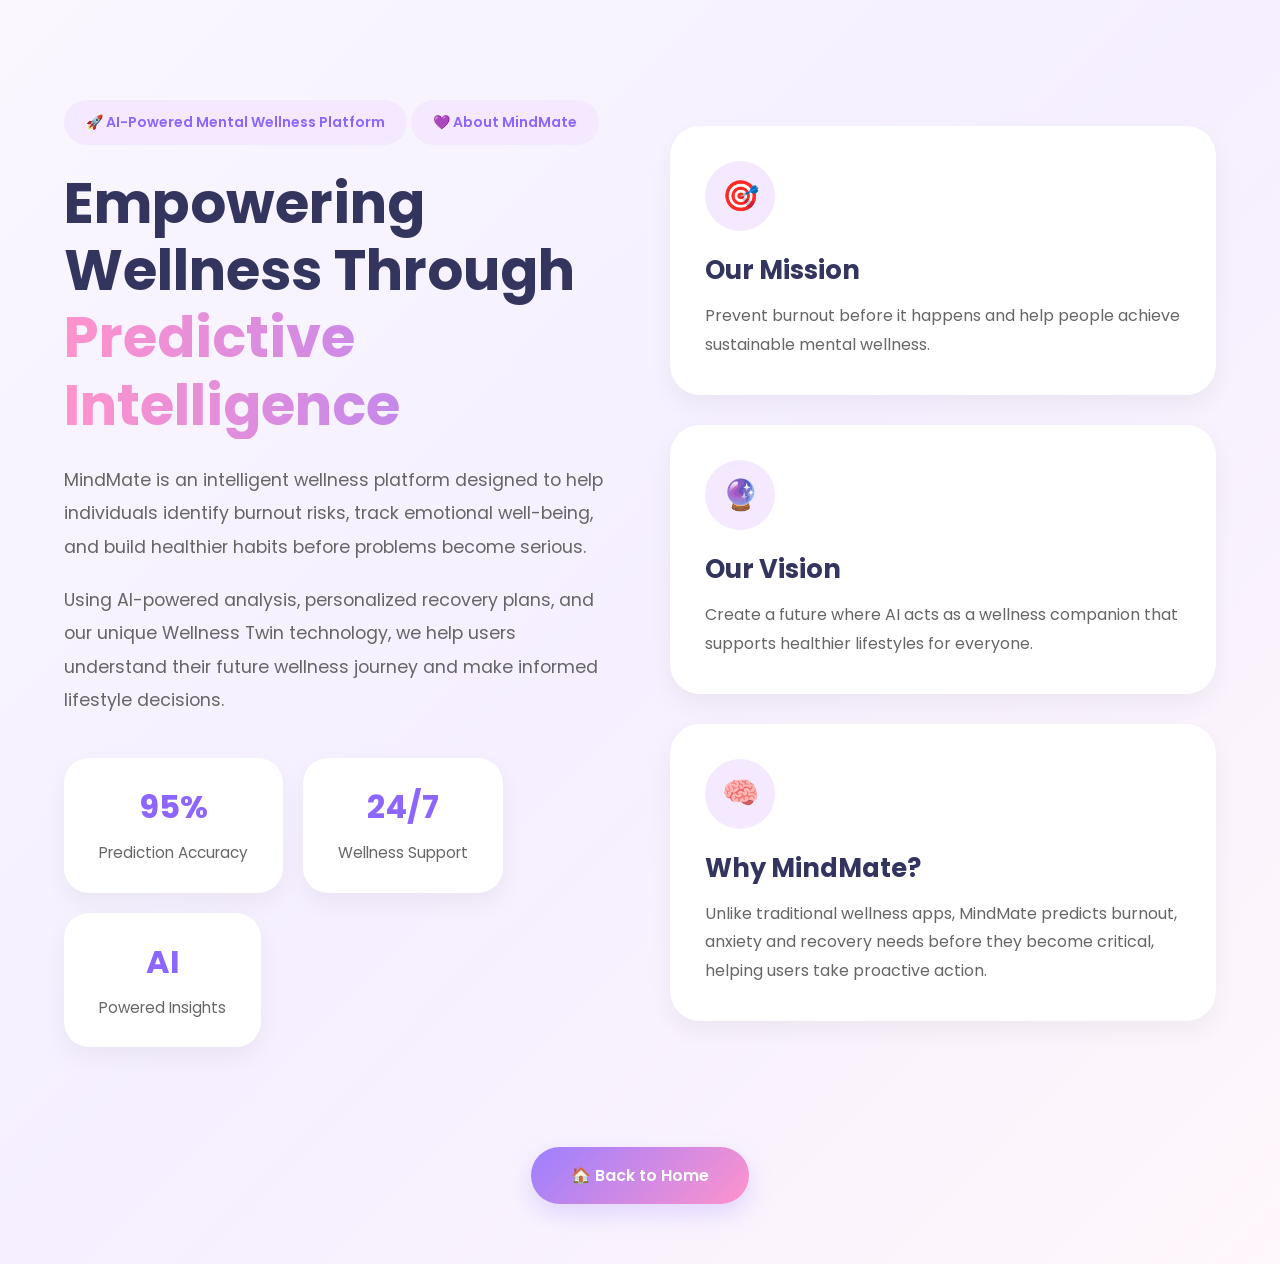
<file: pages/about.html>
<!DOCTYPE html>
<html lang="en">

<head>
    <meta charset="UTF-8">
    <meta name="viewport" content="width=device-width, initial-scale=1.0">

    <title>About Us | MindMate</title>

    <!-- Google Font -->
    <link href="https://fonts.googleapis.com/css2?family=Poppins:wght@300;400;500;600;700;800&display=swap" rel="stylesheet">

    <!-- CSS File -->
  <link rel="stylesheet" href="/css/about.css">
      <link rel="stylesheet"
      href="/css/global.css">

</head>

<body>

    <section class="about-section" id="about">

        <div class="about-container">

            <!-- LEFT SIDE -->
            <div class="about-left">

                <div class="about-badge">
                    🚀 AI-Powered Mental Wellness Platform
                </div>

                <span class="about-badge">
                    💜 About MindMate
                </span>

                <h2>
                    Empowering Wellness Through
                    <span>Predictive Intelligence</span>
                </h2>

                <p>
                    MindMate is an intelligent wellness platform designed
                    to help individuals identify burnout risks, track emotional
                    well-being, and build healthier habits before problems
                    become serious.
                </p>

                <p>
                    Using AI-powered analysis, personalized recovery plans,
                    and our unique Wellness Twin technology, we help users
                    understand their future wellness journey and make
                    informed lifestyle decisions.
                </p>

                <div class="about-stats">

                    <div class="stat-box">
                        <h3>95%</h3>
                        <p>Prediction Accuracy</p>
                    </div>

                    <div class="stat-box">
                        <h3>24/7</h3>
                        <p>Wellness Support</p>
                    </div>

                    <div class="stat-box">
                        <h3>AI</h3>
                        <p>Powered Insights</p>
                    </div>

                </div>

            </div>

            <!-- RIGHT SIDE -->
            <div class="about-right">

                <div class="mission-card">

                    <div class="icon">
                        🎯
                    </div>

                    <h3>Our Mission</h3>

                    <p>
                        Prevent burnout before it happens and help people
                        achieve sustainable mental wellness.
                    </p>

                </div>

                <div class="mission-card">

                    <div class="icon">
                        🔮
                    </div>

                    <h3>Our Vision</h3>

                    <p>
                        Create a future where AI acts as a wellness companion
                        that supports healthier lifestyles for everyone.
                    </p>

                </div>

                <div class="mission-card">

                    <div class="icon">
                        🧠
                    </div>

                    <h3>Why MindMate?</h3>

                    <p>
                        Unlike traditional wellness apps, MindMate predicts
                        burnout, anxiety and recovery needs before they become
                        critical, helping users take proactive action.
                    </p>

                </div>

            </div>

        </div>

    </section>

    <!-- Back To Home -->

    <div class="back-home">
        <a href="/welcome">🏠 Back to Home</a>
    </div>

</body>

</html>
</file>
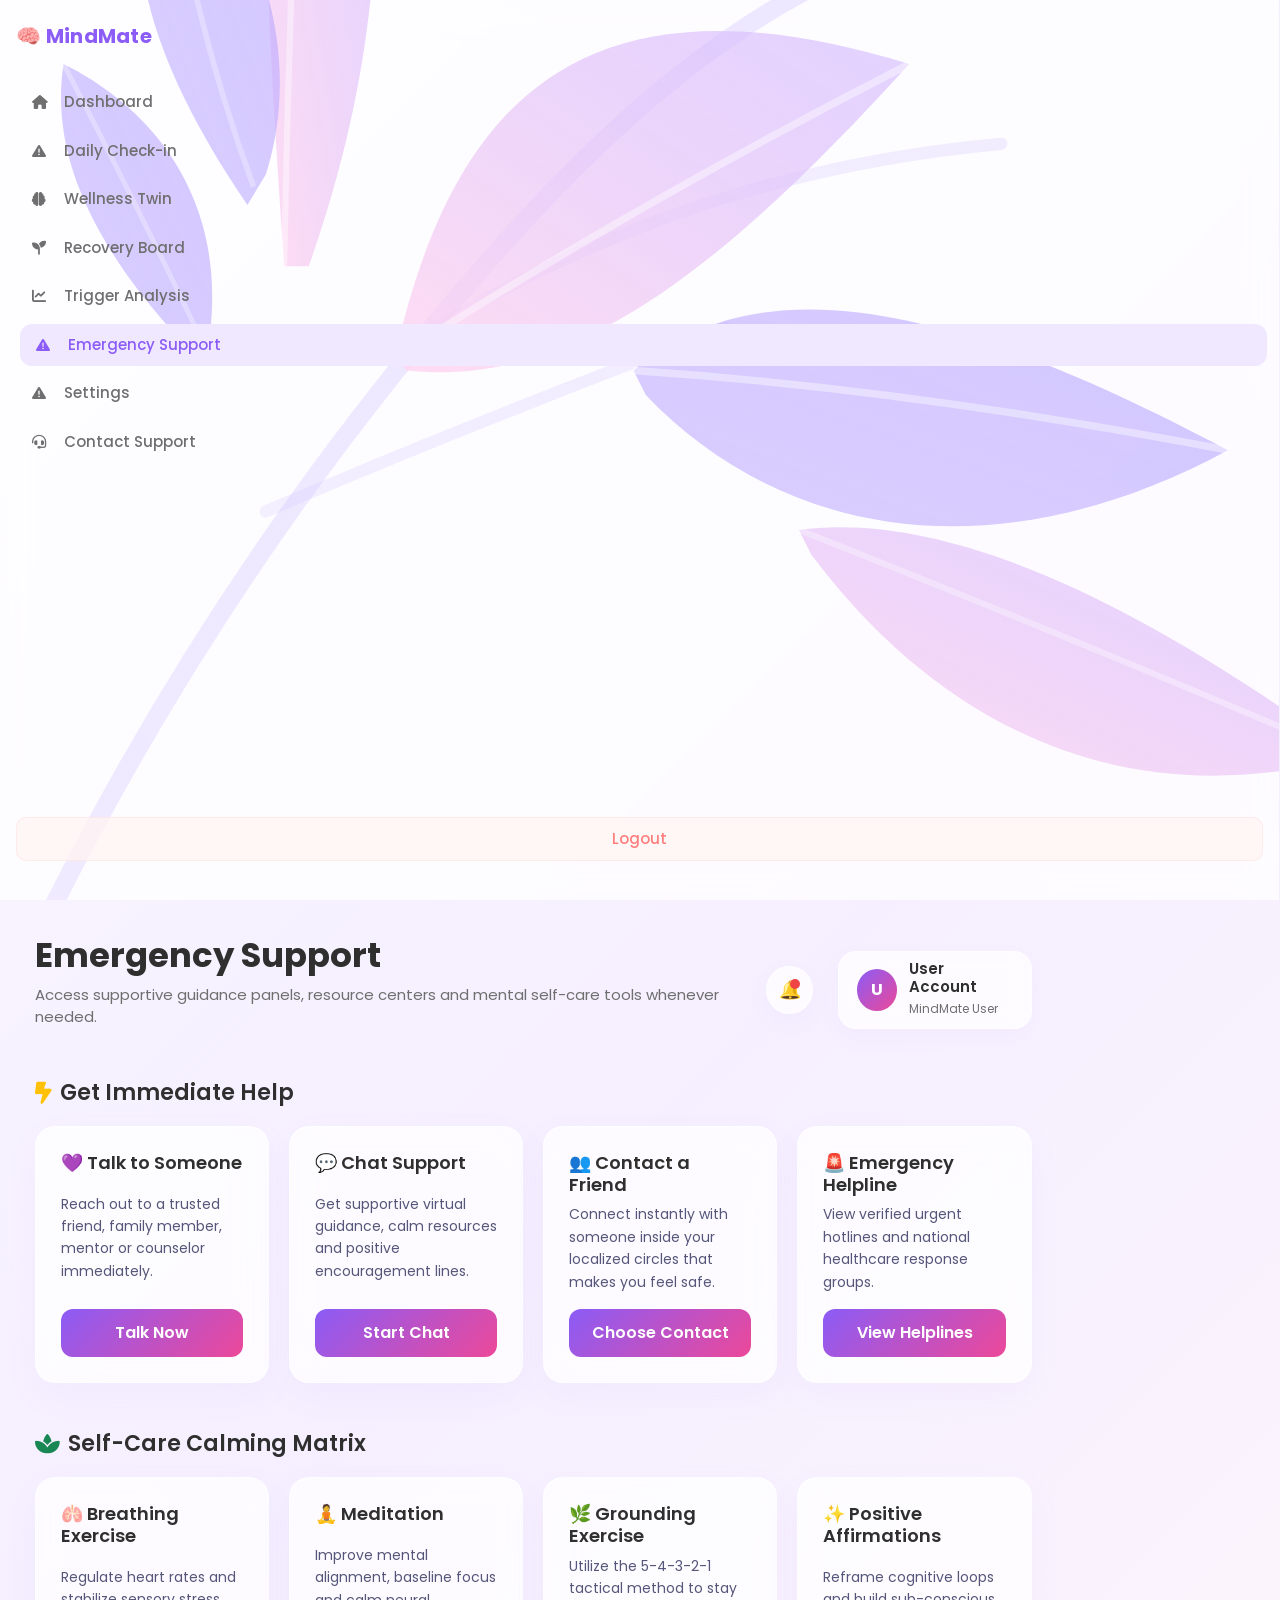
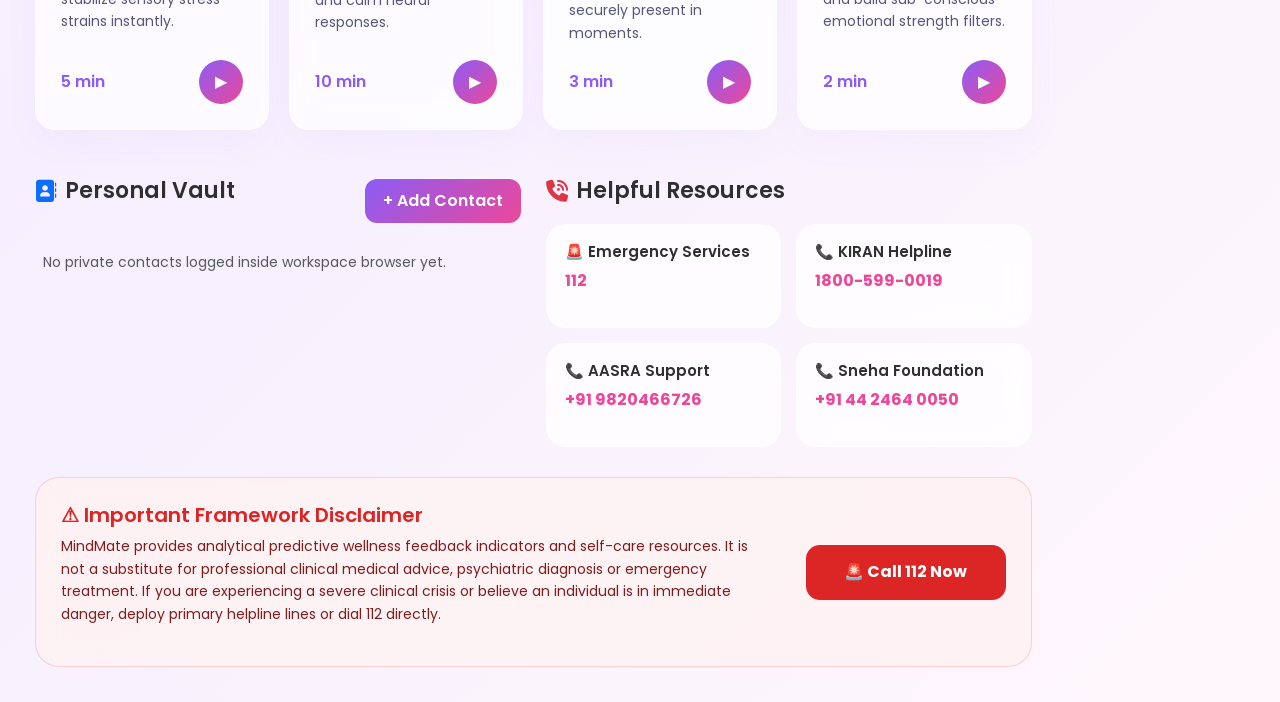
<file: pages/emergency.html>
<!DOCTYPE html>
<html lang="en">
<head>
    <meta charset="UTF-8">
    <meta name="viewport" content="width=device-width, initial-scale=1.0">
    <title>Emergency Support | MindMate</title>
    <link rel="stylesheet" href="https://cdnjs.cloudflare.com/ajax/libs/font-awesome/6.4.0/css/all.min.css">
    <link href="https://cdn.jsdelivr.net/npm/bootstrap@5.3.3/dist/css/bootstrap.min.css" rel="stylesheet">
    <link rel="stylesheet" href="/css/global.css">
    <link rel="stylesheet" href="/css/emergency.css">
</head>

<body>

<button class="menu-btn" id="menuBtn">
    <i class="fa-solid fa-bars"></i>
</button>

<div class="sidebar-overlay" id="sidebarOverlay"></div>

    <div class="container-fluid p-0 format-viewport">
        <div class="row g-0 min-vh-100">

            <div class="sidebar" id="sidebar">
                <div class="logo-section">
                    <h5>🧠 MindMate</h5>
                </div>

                <ul class="nav-menu">
                    <li onclick="window.location.href='/dashboard'">
                        <i class="fa-solid fa-house"></i> Dashboard
                    </li>
                    <li onclick="window.location.href='/questionnaire'">
                        <i class="fa-solid fa-triangle-exclamation"></i> Daily Check-in
                    </li>
                    <li onclick="window.location.href='/wellness-twin'">
                        <i class="fa-solid fa-brain"></i> Wellness Twin
                    </li>
                    <li onclick="window.location.href='/recovery-board'">
                        <i class="fa-solid fa-seedling"></i> Recovery Board
                    </li>
                    <li onclick="window.location.href='/trigger-analysis'">
                        <i class="fa-solid fa-chart-line"></i> Trigger Analysis
                    </li>
                    <li class="active" onclick="window.location.href='/emergency'">
                        <i class="fa-solid fa-triangle-exclamation"></i> Emergency Support
                    </li>
                    <li onclick="window.location.href='/profile'">
                        <i class="fa-solid fa-triangle-exclamation"></i> Settings
                    </li>
                    <li onclick="window.location.href='/help'">
                <i class="fa-solid fa-headset"></i>
                Contact Support
            </li>
                </ul>

                <button class="logout-btn" onclick="logout()">
                    Logout
                </button>

                <div class="sidebar-leaves">
                    <svg viewBox="0 0 240 240" xmlns="http://www.w3.org/2000/svg">
                        <defs>
                            <linearGradient id="botanicalGrad1" x1="0%" y1="100%" x2="100%" y2="0%">
                                <stop offset="0%" stop-color="#cfc0ff" stop-opacity="0.75" />
                                <stop offset="100%" stop-color="#b19eff" stop-opacity="0.55" />
                            </linearGradient>
                            <linearGradient id="botanicalGrad2" x1="0%" y1="100%" x2="100%" y2="0%">
                                <stop offset="0%" stop-color="#ffd4f0" stop-opacity="0.8" />
                                <stop offset="100%" stop-color="#cfb6ff" stop-opacity="0.6" />
                            </linearGradient>
                        </defs>
                        <path d="M 10 240 Q 40 180 85 130 T 170 80" stroke="url(#botanicalGrad1)" stroke-width="3" fill="none" opacity="0.4" stroke-linecap="round"/>
                        <path d="M 45 175 Q 80 160 120 145" stroke="url(#botanicalGrad1)" stroke-width="2" fill="none" opacity="0.3" stroke-linecap="round"/>
                        <path d="M 65 150 Q 110 120 165 115" stroke="url(#botanicalGrad1)" stroke-width="2" fill="none" opacity="0.3" stroke-linecap="round"/>
                        <path d="M 48 135 C 45 90, 42 50, 52 28 C 65 50, 68 90, 52 135 Z" fill="url(#botanicalGrad2)" />
                        <path d="M 48 135 Q 49 80 52 28" stroke="rgba(255,255,255,0.4)" stroke-width="1" fill="none" />
                        <path d="M 32 148 C 15 130, 10 115, 12 102 C 28 110, 38 125, 36 145 Z" fill="url(#botanicalGrad1)" />
                        <path d="M 34 146 Q 24 125 12 102" stroke="rgba(255,255,255,0.3)" stroke-width="0.8" fill="none" />
                        <path d="M 42 125 C 25 100, 20 80, 28 62 C 42 75, 52 98, 45 120 Z" fill="url(#botanicalGrad1)" />
                        <path d="M 43 122 Q 33 95 28 62" stroke="rgba(255,255,255,0.3)" stroke-width="0.9" fill="none" />
                        <path d="M 66 150 C 75 110, 95 85, 150 102 C 120 135, 95 155, 68 152 Z" fill="url(#botanicalGrad2)" />
                        <path d="M 66 150 Q 105 125 150 102" stroke="rgba(255,255,255,0.4)" stroke-width="1.2" fill="none" />
                        <path d="M 105 152 C 125 135, 155 140, 202 165 C 165 185, 130 180, 107 156 Z" fill="url(#botanicalGrad1)" />
                        <path d="M 105 152 Q 150 155 202 165" stroke="rgba(255,255,255,0.4)" stroke-width="1.2" fill="none" />
                        <path d="M 132 178 C 155 175, 185 188, 222 215 C 185 225, 155 210, 134 182 Z" fill="url(#botanicalGrad2)" />
                        <path d="M 132 178 Q 175 195 222 215" stroke="rgba(255,255,255,0.3)" stroke-width="1" fill="none" />
                    </svg>
                </div>
            </div>

            <div class="col-lg-10 raw-panel">
                <main class="main-content">

                    <div class="header">
                        <div>
                            <h1>Emergency Support</h1>
                            <p>Access supportive guidance panels, resource centers and mental self-care tools whenever needed.</p>
                        </div>

                        <div class="header-right">
                            <div class="notification">
                                🔔<span class="notification-dot"></span>
                            </div>
                        
                            <div class="profile-widget-block">
                                <div class="avatar" id="avatar">U</div>
                                <div class="txt-wrap">
                                    <h4 id="usernameDisplay">User</h4>
                                    <span>MindMate User</span>
                                </div>
                            </div>
                        </div>
                    </div>

                    <section class="mb-5">
                        <h2 class="section-title"><i class="fa-solid fa-bolt-lightning text-warning me-2"></i>Get Immediate Help</h2>
                        <div class="help-grid">
                            <div class="help-card">
                                <h3>💜 Talk to Someone</h3>
                                <p>Reach out to a trusted friend, family member, mentor or counselor immediately.</p>
                                <button onclick="showSupportMessage('talk')">Talk Now</button>
                            </div>
                            <div class="help-card">
                                <h3>💬 Chat Support</h3>
                                <p>Get supportive virtual guidance, calm resources and positive encouragement lines.</p>
                                <button onclick="showSupportMessage('chat')">Start Chat</button>
                            </div>
                            <div class="help-card">
                                <h3>👥 Contact a Friend</h3>
                                <p>Connect instantly with someone inside your localized circles that makes you feel safe.</p>
                                <button onclick="showSupportMessage('friend')">Choose Contact</button>
                            </div>
                            <div class="help-card">
                                <h3>🚨 Emergency Helpline</h3>
                                <p>View verified urgent hotlines and national healthcare response groups.</p>
                                <button onclick="showSupportMessage('helpline')">View Helplines</button>
                            </div>
                        </div>
                    </section>

                    <section class="mb-5">
                        <h2 class="section-title"><i class="fa-solid fa-spa text-success me-2"></i>Self-Care Calming Matrix</h2>
                        <div class="tool-grid">
                            <div class="tool-card">
                                <h3>🫁 Breathing Exercise</h3>
                                <p>Regulate heart rates and stabilize sensory stress strains instantly.</p>
                                <div class="meta-row">
                                    <span>5 min</span>
                                    <button onclick="startTimer(5,'Breathing Exercise')">▶</button>
                                </div>
                            </div>
                            <div class="tool-card">
                                <h3>🧘 Meditation</h3>
                                <p>Improve mental alignment, baseline focus and calm neural responses.</p>
                                <div class="meta-row">
                                    <span>10 min</span>
                                    <button onclick="startTimer(10,'Meditation')">▶</button>
                                </div>
                            </div>
                            <div class="tool-card">
                                <h3>🌿 Grounding Exercise</h3>
                                <p>Utilize the 5-4-3-2-1 tactical method to stay securely present in moments.</p>
                                <div class="meta-row">
                                    <span>3 min</span>
                                    <button onclick="startTimer(3,'Grounding Exercise')">▶</button>
                                </div>
                            </div>
                            <div class="tool-card">
                                <h3>✨ Positive Affirmations</h3>
                                <p>Reframe cognitive loops and build sub-conscious emotional strength filters.</p>
                                <div class="meta-row">
                                    <span>2 min</span>
                                    <button onclick="startTimer(2,'Positive Affirmations')">▶</button>
                                </div>
                            </div>
                        </div>
                    </section>

                    <div class="bottom-sections-row">
                        <section class="nested-sec">
                            <div class="contact-header">
                                <h2 class="section-title"><i class="fa-solid fa-address-book text-primary me-2"></i>Personal Vault</h2>
                                <button class="add-btn" onclick="openAddContact()">+ Add Contact</button>
                            </div>
                            <div id="contactList" class="contact-list"></div>
                        </section>

                        <section class="nested-sec">
                            <h2 class="section-title"><i class="fa-solid fa-phone-volume text-danger me-2"></i>Helpful Resources</h2>
                            <div class="resource-grid">
                                <div class="resource-card"><h3>🚨 Emergency Services</h3><p>112</p></div>
                                <div class="resource-card"><h3>📞 KIRAN Helpline</h3><p>1800-599-0019</p></div>
                                <div class="resource-card"><h3>📞 AASRA Support</h3><p>+91 9820466726</p></div>
                                <div class="resource-card"><h3>📞 Sneha Foundation</h3><p>+91 44 2464 0050</p></div>
                            </div>
                        </section>
                    </div>

                    <section class="important-note">
                        <div class="note-content">
                            <h2>⚠ Important Framework Disclaimer</h2>
                            <p>MindMate provides analytical predictive wellness feedback indicators and self-care resources. It is not a substitute for professional clinical medical advice, psychiatric diagnosis or emergency treatment. If you are experiencing a severe clinical crisis or believe an individual is in immediate danger, deploy primary helpline lines or dial 112 directly.</p>
                        </div>
                        <button onclick="window.location.href='tel:112'">🚨 Call 112 Now</button>
                    </section>

                </main>
            </div>

        </div>
    </div>

    <div class="modal-overlay-custom" id="timerModal">
        <div class="modal-content-glass">
            <h2 id="timerTitle">Task Session Active</h2>
            <div id="timerDisplay">00:00</div>
            <button onclick="closeTimer()">Close and Return</button>
        </div>
    </div>

    <div class="modal-overlay-custom" id="contactModal">
        <div class="modal-content-glass">
            <h2>Emergency Contact Vault</h2>
            <input type="text" id="contactName" placeholder="Full Identity Name">
            <input type="text" id="contactNumber" placeholder="Primary Phone System Line">
            <div class="d-flex gap-2 justify-content-center mt-2">
                <button onclick="saveContact()">Save Into Vault</button>
                <button onclick="document.getElementById('contactModal').style.display='none'" style="background: rgba(255,255,255,0.2); color: var(--text-main);">Cancel</button>
            </div>
        </div>
    </div>

    <script>
        let timerInterval;
        let editIndex = -1;

        const username = localStorage.getItem("loggedInUser") || "User Account";
        document.getElementById("usernameDisplay").innerText = username;
        document.getElementById("avatar").innerText = username.charAt(0).toUpperCase();

        function showSupportMessage(type){
            if(type==="talk") alert("💜 Talking to someone you trust can help. Reach out to a friend, family member or counselor.");
            if(type==="chat") alert("🤝 Thank you for reaching out. Take things one step at a time.");
            if(type==="friend") alert("😊 Connect with someone who makes you feel safe and supported.");
            if(type==="helpline") alert("📞 Emergency Lines Matrix:\n -> Emergency Services: 112\n -> KIRAN Mental Wellness: 1800-599-0019\n -> AASRA Distress: +91 9820466726");
        }

        function startTimer(minutes, title){
            clearInterval(timerInterval);
            document.getElementById("timerModal").style.display = "flex";
            document.getElementById("timerTitle").innerText = title;

            let seconds = minutes * 60;
            timerInterval = setInterval(() => {
                let min = Math.floor(seconds / 60);
                let sec = seconds % 60;
                document.getElementById("timerDisplay").innerText = String(min).padStart(2, '0') + ":" + String(sec).padStart(2, '0');
                seconds--;
                if(seconds < 0){
                    clearInterval(timerInterval);
                    alert("🎉 Session Completed Successfully!");
                    closeTimer();
                }
            }, 1000);
        }

        function closeTimer(){ clearInterval(timerInterval); document.getElementById("timerModal").style.display = "none"; }
        
        function openAddContact(){
            editIndex = -1;
            document.getElementById("contactName").value = "";
            document.getElementById("contactNumber").value = "";
            document.getElementById("contactModal").style.display = "flex";
        }

        function saveContact(){
            let contacts = JSON.parse(localStorage.getItem("contacts")) || [];
            const name = document.getElementById("contactName").value.trim();
            const number = document.getElementById("contactNumber").value.trim();
            if(!name || !number) { alert("Please complete both parameters!"); return; }
            const obj = { name, number };
            if(editIndex >= 0) contacts[editIndex] = obj;
            else contacts.push(obj);
            localStorage.setItem("contacts", JSON.stringify(contacts));
            document.getElementById("contactModal").style.display = "none";
            loadContacts();
        }

        function loadContacts(){
            const contacts = JSON.parse(localStorage.getItem("contacts")) || [];
            let html = "";
            contacts.forEach((c, index) => {
                html += `
                <div class="contact-card">
                    <div><h3>${c.name}</h3><p>${c.number}</p></div>
                    <button onclick="editContact(${index})"><i class="fa-solid fa-user-pen"></i></button>
                </div>`;
            });
            document.getElementById("contactList").innerHTML = html || "<p class='text-muted small p-2'>No private contacts logged inside workspace browser yet.</p>";
        }

        function editContact(index){
            const contacts = JSON.parse(localStorage.getItem("contacts")) || [];
            document.getElementById("contactName").value = contacts[index].name;
            document.getElementById("contactNumber").value = contacts[index].number;
            editIndex = index;
            document.getElementById("contactModal").style.display = "flex";
        }

    // Render setup protection logic
    if (typeof renderProfile === "function") {
        renderProfile();
    }
        function logout() { localStorage.removeItem("loggedInUser"); window.location.href = "/"; }
        loadContacts();
    
        document.addEventListener("DOMContentLoaded",function(){

const menu=document.getElementById("menuBtn");
const sidebar=document.getElementById("sidebar");
const overlay=document.getElementById("sidebarOverlay");

if(menu && sidebar && overlay){

menu.onclick=function(){

sidebar.classList.toggle("active");
overlay.classList.toggle("active");

};

overlay.onclick=function(){

sidebar.classList.remove("active");
overlay.classList.remove("active");

};

}

});

</script>
</body>
</html>
</file>
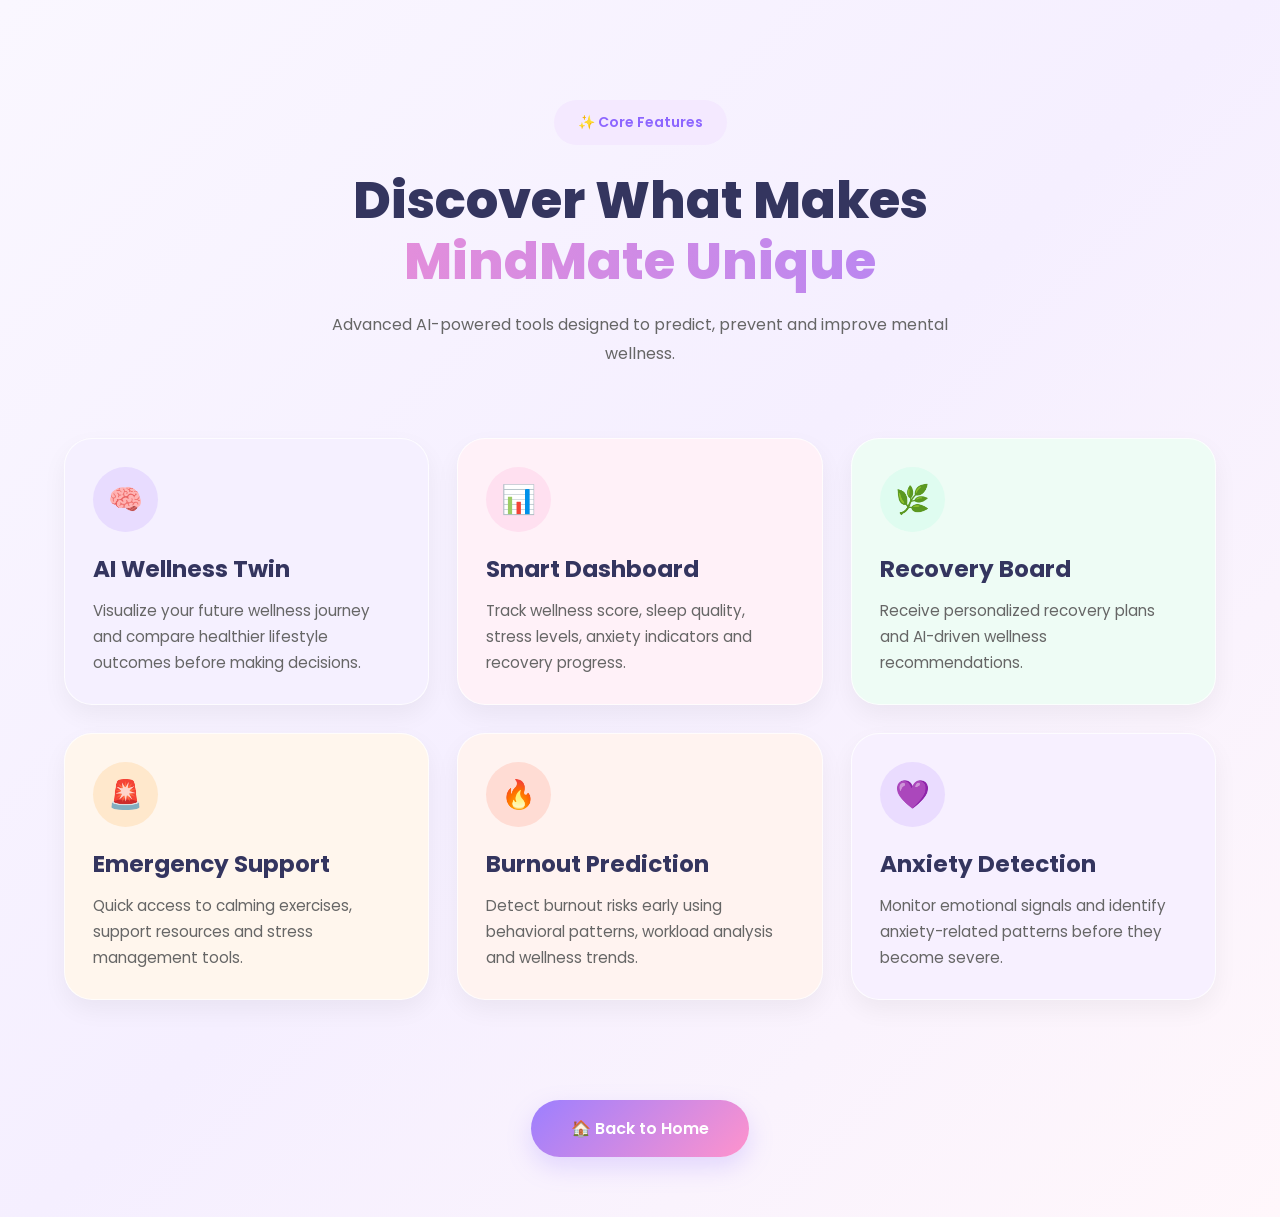
<file: pages/feature.html>
<!DOCTYPE html>
<html lang="en">

<head>

    <meta charset="UTF-8">
    <meta name="viewport" content="width=device-width, initial-scale=1.0">

    <title>Features | MindMate</title>

    <link href="https://fonts.googleapis.com/css2?family=Poppins:wght@300;400;500;600;700;800&display=swap" rel="stylesheet">

<link rel="stylesheet" href="/css/feature.css">
      <link rel="stylesheet"
      href="/css/global.css">


</head>

<body>

    <section class="features-page">

        <div class="page-header">

            <div class="feature-badge">
                ✨ Core Features
            </div>

            <h1>
                Discover What Makes
                <span>MindMate Unique</span>
            </h1>

            <p>
                Advanced AI-powered tools designed to predict,
                prevent and improve mental wellness.
            </p>

        </div>

        <div class="features-grid">

            <div class="feature-card twin">

                <div class="feature-icon">🧠</div>

                <h2>AI Wellness Twin</h2>

                <p>
                    Visualize your future wellness journey and compare
                    healthier lifestyle outcomes before making decisions.
                </p>

            </div>

            <div class="feature-card dashboard">

                <div class="feature-icon">📊</div>

                <h2>Smart Dashboard</h2>

                <p>
                    Track wellness score, sleep quality, stress levels,
                    anxiety indicators and recovery progress.
                </p>

            </div>

            <div class="feature-card recovery">

                <div class="feature-icon">🌿</div>

                <h2>Recovery Board</h2>

                <p>
                    Receive personalized recovery plans and AI-driven
                    wellness recommendations.
                </p>

            </div>

            <div class="feature-card emergency">

                <div class="feature-icon">🚨</div>

                <h2>Emergency Support</h2>

                <p>
                    Quick access to calming exercises, support resources
                    and stress management tools.
                </p>

            </div>

            <div class="feature-card burnout">

                <div class="feature-icon">🔥</div>

                <h2>Burnout Prediction</h2>

                <p>
                    Detect burnout risks early using behavioral patterns,
                    workload analysis and wellness trends.
                </p>

            </div>

            <div class="feature-card anxiety">

                <div class="feature-icon">💜</div>

                <h2>Anxiety Detection</h2>

                <p>
                    Monitor emotional signals and identify anxiety-related
                    patterns before they become severe.
                </p>

            </div>

        </div>

    </section>

    <div class="back-home">
        <a href="/welcome">🏠 Back to Home</a>
    </div>

</body>

</html>
</file>
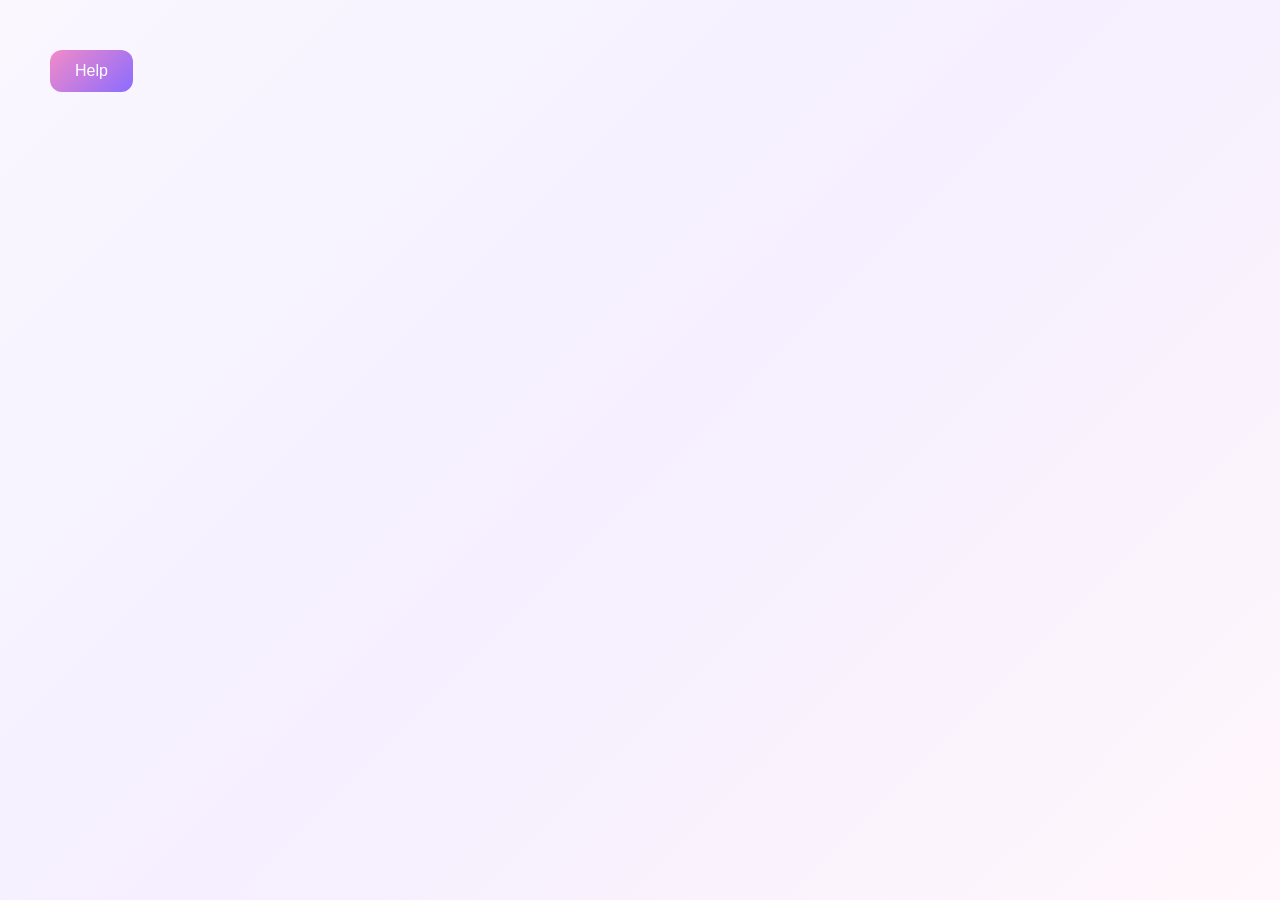
<file: pages/help.html>
<!DOCTYPE html>
<html lang="en">
<head>
<meta charset="UTF-8">
<meta name="viewport" content="width=device-width, initial-scale=1.0">
<title>MindMate Support</title>
      <link rel="stylesheet"
      href="/css/global.css">


<style>
*{
    margin:0;
    padding:0;
    box-sizing:border-box;
    font-family:'Segoe UI',sans-serif;
}

body{
    background:#f6f3fb;
}

/* Overlay */
.overlay{
    position:fixed;
    top:0;
    left:0;
    width:100%;
    height:100%;
    background:rgba(0,0,0,0.2);
    display:none;
    z-index:10000;
}

/* Popup */
.chat-popup{
    position:fixed;
    right:30px;
    bottom:30px;
    width:350px;
    max-width:95vw;
    height:500px;
    max-height:85vh;
    background:white;
    border-radius:20px;
    overflow:hidden;
    box-shadow:0 10px 30px rgba(0,0,0,0.15);
    display:none;
    flex-direction:column;
    z-index:10001;
}

/* Header */
.chat-header{
    background:linear-gradient(135deg,#f38ac8,#8b6cff);
    color:white;
    padding:15px;
    display:flex;
    justify-content:space-between;
    align-items:center;
}

.chat-header h3{
    font-size:18px;
}

.close-btn{
    background:none;
    border:none;
    color:white;
    font-size:28px;
    font-weight:bold;
    cursor:pointer;
    transition:0.3s ease;
}

.close-btn:hover{
    transform:scale(1.15);
    opacity:0.85;
}

/* Body */
.chat-body{
    flex:1;
    padding:15px;
    overflow-y:auto;
}

.bot-message{
    background:#f3eefc;
    padding:12px;
    border-radius:12px;
    margin-bottom:15px;
    color:#444;
}

.option-btn{
    width:100%;
    padding:12px;
    margin-bottom:10px;
    border:none;
    border-radius:12px;
    background:#f7f4ff;
    cursor:pointer;
    font-weight:600;
    transition:0.3s;
}

.option-btn:hover{
    background:#e8ddff;
}

.solution-box{
    background:#eefaf1;
    padding:12px;
    border-radius:12px;
    margin-top:15px;
    color:#333;
}

/* Demo Help Button */
.help-btn{
    margin:50px;
    padding:12px 25px;
    border:none;
    border-radius:12px;
    background:linear-gradient(135deg,#f38ac8,#8b6cff);
    color:white;
    cursor:pointer;
    font-size:16px;
}

@media (max-width:768px){

.help-btn{

margin:20px;
width:calc(100% - 40px);

}

.chat-popup{

left:50%;
top:50%;

right:auto;
bottom:auto;

transform:translate(-50%,-50%);

width:95vw;
height:85vh;

border-radius:18px;

}

.chat-header h3{

font-size:16px;

}

.option-btn{

font-size:14px;
padding:12px;

}

.bot-message,
.solution-box{

font-size:14px;

}

}

</style>
</head>
<body>

<button class="help-btn" onclick="openChat()">
    Help
</button>

<div class="overlay" id="overlay"></div>

<div class="chat-popup" id="chatPopup">

    <div class="chat-header">
    <h3>🧠 MindMate Support</h3>

    <button class="close-btn" onclick="closeChat()">
        &times;
    </button>
</div>

    <div class="chat-body" id="chatBody">

        <div class="bot-message">
            Hello! 👋 <br><br>
            Welcome to MindMate Support.<br><br>
            Which page are you facing an issue with?
        </div>

        <button class="option-btn" onclick="showPage('dashboard')">📊 Dashboard</button>

        <button class="option-btn" onclick="showPage('assessment')">📝 Assessment</button>

        <button class="option-btn" onclick="showPage('wellness')">🧠 Wellness Twin</button>

        <button class="option-btn" onclick="showPage('prediction')">📈 Prediction</button>

        <button class="option-btn" onclick="showPage('reports')">📄 Reports</button>

    </div>

</div>

<script>

function openChat(){
    document.getElementById("chatPopup").style.display="flex";
    document.getElementById("overlay").style.display="block";
}

function closeChat(){

    document.getElementById("chatPopup").style.display="none";
    document.getElementById("overlay").style.display="none";

    location.reload(); // Reset conversation
}

function showPage(page){

    let body=document.getElementById("chatBody");

    if(page==="wellness"){

        body.innerHTML=`
            <div class="bot-message">
                Select your Wellness Twin issue
            </div>

            <button class="option-btn"
             onclick="showSolution('Data Not Loading')">
             Data Not Loading
            </button>

            <button class="option-btn"
             onclick="showSolution('Score Not Updating')">
             Score Not Updating
            </button>

            <button class="option-btn"
             onclick="showSolution('Graphs Missing')">
             Graphs Missing
            </button>

            <button class="option-btn"
             onclick="showSolution('Metrics Help')">
             Understanding Metrics
            </button>

            <button class="option-btn"
             onclick="location.reload()">
             🔙 Main Menu
            </button>
        `;
    }

    else{

        body.innerHTML=`
        <div class="bot-message">
            Support options for ${page}
            will be added here.
        </div>

        <button class="option-btn"
         onclick="location.reload()">
         🔙 Main Menu
        </button>
        `;
    }
}

function showSolution(issue){

    let solution="";

    switch(issue){

        case "Data Not Loading":
            solution=`
            Refresh the page.<br>
            Wait a few seconds.<br>
            Check internet connection.<br>
            Login again if needed.
            `;
            break;

        case "Score Not Updating":
            solution=`
            Complete assessment fully.<br>
            Refresh Wellness Twin page.
            `;
            break;

        case "Graphs Missing":
            solution=`
            Refresh dashboard.<br>
            Allow page to load completely.
            `;
            break;

        case "Metrics Help":
            solution=`
            Wellness metrics reflect stress,
            anxiety and wellness indicators.
            `;
            break;
    }

    document.getElementById("chatBody").innerHTML=`
        <div class="bot-message">
            Issue: ${issue}
        </div>

        <div class="solution-box">
            ${solution}
        </div>

        <br>

        <button class="option-btn"
         onclick="location.reload()">
         🏠 Main Menu
        </button>
    `;
}
const supportData = {

    dashboard: {
        title: "📊 Dashboard",
        issues: {
            "Data Not Loading":
                "Refresh the dashboard and wait a few seconds for data synchronization.",

            "Charts Not Visible":
                "Refresh the page and ensure your internet connection is stable.",

            "Dashboard Slow":
                "Close unused browser tabs and reload the dashboard.",

            "Values Incorrect":
                "Wait for assessment data to sync and refresh the page."
        }
    },

    assessment: {
        title: "📝 Assessment",
        issues: {
            "Questions Not Loading":
                "Refresh the page and check your internet connection.",

            "Cannot Submit":
                "Ensure all required questions are answered before submitting.",

            "Answers Not Saving":
                "Avoid refreshing while completing the assessment.",

            "Assessment Interrupted":
                "Restart the assessment and complete it in one session."
        }
    },

    wellness: {
        title: "🧠 Wellness Twin",
        issues: {
            "Data Not Loading":
                "Refresh the page and allow a few seconds for synchronization.",

            "Score Not Updating":
                "Complete your latest assessment and refresh the page.",

            "Graph Not Visible":
                "Refresh the dashboard and ensure scripts are loading properly.",

            "Understanding Metrics":
                "Your wellness metrics reflect stress, anxiety, sleep and overall wellness indicators."
        }
    },

    prediction: {
        title: "📈 Prediction Results",
        issues: {
            "Prediction Not Generated":
                "Complete the assessment before generating predictions.",

            "Prediction Slow":
                "Please wait a few moments while the model processes your responses.",

            "Blank Prediction Page":
                "Refresh the page and try again.",

            "Risk Level Missing":
                "Regenerate the prediction after refreshing."
        }
    },

    reports: {
        title: "📄 Reports",
        issues: {
            "Report Not Generating":
                "Wait a few seconds and try generating the report again.",

            "Download Failed":
                "Check your internet connection and try again.",

            "PDF Not Opening":
                "Download the report again and open it with a PDF reader.",

            "Missing Data":
                "Generate a fresh report after completing assessments."
        }
    },

    profile: {
        title: "👤 Profile",
        issues: {
            "Cannot Update Profile":
                "Ensure all required fields are filled correctly.",

            "Changes Not Saving":
                "Refresh the page and try saving again.",

            "Incorrect Information":
                "Update your profile details and save changes."
        }
    },

    technical: {
        title: "⚙️ Technical Support",
        issues: {
            "Website Slow":
                "Check your internet connection and refresh the page.",

            "Blank Screen":
                "Clear browser cache and reload the page.",

            "Unexpected Error":
                "Refresh the page and try again.",

            "Session Expired":
                "Login again to continue."
        }
    }
};

const chatBody = document.getElementById("chatBody");

function showMainMenu() {

    chatBody.innerHTML = `
        <div class="bot-message">
            Hello! 👋 <br><br>
            Welcome to MindMate Support.<br><br>
            Which page are you facing an issue with?
        </div>

        <button class="option-btn" onclick="showCategory('dashboard')">📊 Dashboard</button>

        <button class="option-btn" onclick="showCategory('assessment')">📝 Assessment</button>

        <button class="option-btn" onclick="showCategory('wellness')">🧠 Wellness Twin</button>

        <button class="option-btn" onclick="showCategory('prediction')">📈 Prediction Results</button>

        <button class="option-btn" onclick="showCategory('reports')">📄 Reports</button>

        <button class="option-btn" onclick="showCategory('profile')">👤 Profile</button>

        <button class="option-btn" onclick="showCategory('technical')">⚙️ Technical Support</button>
    `;
}

function showCategory(category) {

    let section = supportData[category];

    let html = `
        <div class="bot-message">
            ${section.title}<br><br>
            Please select your issue.
        </div>
    `;

    for (let issue in section.issues) {

        html += `
            <button class="option-btn"
            onclick="showSolution('${category}','${issue}')">
            ${issue}
            </button>
        `;
    }

    html += `
        <button class="option-btn"
        onclick="showMainMenu()">
        🏠 Main Menu
        </button>
    `;

    chatBody.innerHTML = html;
}

function showSolution(category, issue) {

    const solution = supportData[category].issues[issue];

    chatBody.innerHTML = `
        <div class="bot-message">
            <strong>${issue}</strong>
        </div>

        <div class="solution-box">
            ${solution}
        </div>

        <br>

        <div class="bot-message">
            Did this solve your issue?
        </div>

        <button class="option-btn"
        onclick="showResolved()">
        ✅ Yes
        </button>

        <button class="option-btn"
        onclick="showCategory('${category}')">
        ❌ No
        </button>

        <button class="option-btn"
        onclick="showMainMenu()">
        🏠 Main Menu
        </button>
    `;
}

function showResolved() {

    chatBody.innerHTML = `
        <div class="solution-box">
            💜 Glad I could help!
        </div>

        <br>

        <button class="option-btn"
        onclick="showMainMenu()">
        Start New Query
        </button>
    `;
}

document.addEventListener("DOMContentLoaded", showMainMenu);
</script>

</body>
</html>
</file>
<file: css/about.css>
/* =========================
   GLOBAL
========================= */

*{
    margin:0;
    padding:0;
    box-sizing:border-box;
    font-family:'Poppins',sans-serif;
}

body{
    background:linear-gradient(
        135deg,
        #fffcff 0%,
        #faf5ff 50%,
        #f7fffb 100%
    );

    color:#34355f;

    min-height:100vh;

    overflow-x:hidden;
}

/* =========================
   ABOUT SECTION
========================= */

.about-section{
    width:90%;
    margin:100px auto;
}

.about-container{
    display:flex;
    align-items:center;
    justify-content:space-between;
    gap:60px;
}

/* =========================
   LEFT SIDE
========================= */

.about-left{
    flex:1;
}

.about-badge{
    display:inline-block;

    padding:12px 22px;

    background:#f4e9ff;

    color:#8d66ff;

    border-radius:50px;

    font-size:14px;

    font-weight:600;

    margin-bottom:25px;
}

.about-left h2{
    font-size:3.5rem;

    line-height:1.2;

    margin-bottom:25px;

    color:#34355f;
}

.about-left h2 span{

    display:block;

    background:linear-gradient(
        90deg,
        #ff93cc,
        #9f82ff
    );

    background-clip:text;
    -webkit-background-clip:text;

    color:transparent;
    -webkit-text-fill-color:transparent;
}

.about-left p{

    color:#666;

    font-size:1.1rem;

    line-height:1.9;

    margin-bottom:20px;

    max-width:700px;
}

/* =========================
   STATS
========================= */

.about-stats{

    display:flex;

    gap:20px;

    flex-wrap:wrap;

    margin-top:40px;
}

.stat-box{

    background:white;

    padding:25px 35px;

    border-radius:25px;

    min-width:170px;

    text-align:center;

    box-shadow:
    0 10px 25px rgba(0,0,0,.05);

    transition:.4s ease;
}

.stat-box:hover{

    transform:translateY(-8px);

    box-shadow:
    0 20px 35px rgba(179,156,237,.18);
}

.stat-box h3{

    font-size:2rem;

    color:#8d66ff;

    margin-bottom:8px;
}

.stat-box p{

    margin:0;

    color:#666;

    font-size:.95rem;
}

/* =========================
   RIGHT SIDE
========================= */

.about-right{

    flex:1;

    display:flex;

    flex-direction:column;

    gap:30px;
}

/* =========================
   MISSION & VISION CARDS
========================= */

.mission-card{

    background:white;

    padding:35px;

    border-radius:30px;

    box-shadow:
    0 10px 25px rgba(0,0,0,.05);

    transition:.4s ease;
}

.mission-card:hover{

    transform:translateY(-10px);

    box-shadow:
    0 20px 40px rgba(179,156,237,.18);
}

.mission-card .icon{

    width:70px;
    height:70px;

    border-radius:50%;

    display:flex;
    align-items:center;
    justify-content:center;

    font-size:30px;

    margin-bottom:20px;

    background:#f4e9ff;
}

.mission-card h3{

    font-size:1.6rem;

    color:#34355f;

    margin-bottom:12px;
}

.mission-card p{

    color:#666;

    line-height:1.8;
}

/* =========================
   BACK TO HOME BUTTON
========================= */

.back-home{

    display:flex;

    justify-content:center;

    align-items:center;

    margin:80px 0 60px 0;
}

.back-home a{

    text-decoration:none;

    padding:16px 40px;

    border-radius:50px;

    font-size:16px;

    font-weight:600;

    color:white;

    background:linear-gradient(
        135deg,
        #9c7fff,
        #ff93cc
    );

    box-shadow:
    0 10px 25px rgba(156,127,255,.25);

    transition:all .4s ease;
}

.back-home a:hover{

    transform:
    translateY(-5px)
    scale(1.04);

    background:linear-gradient(
        135deg,
        #8d66ff,
        #ff7fbe
    );

    box-shadow:
    0 15px 35px rgba(141,102,255,.35);
}

/* =========================
   RESPONSIVE
========================= */

@media(max-width:1200px){

    .about-container{
        flex-direction:column;
        text-align:center;
    }

    .about-left p{
        margin-left:auto;
        margin-right:auto;
    }

    .about-stats{
        justify-content:center;
    }

    .about-right{
        width:100%;
    }
}

@media(max-width:768px){

    .about-left h2{
        font-size:2.5rem;
    }

    .about-stats{
        flex-direction:column;
        align-items:center;
    }

    .stat-box{
        width:100%;
        max-width:300px;
    }

    .mission-card{
        padding:25px;
    }

    .back-home a{
        padding:14px 30px;
        font-size:15px;
    }
}
</file>
<file: css/global.css>
/* Global styles for NeuroGuard-AI */
@import url('https://fonts.googleapis.com/css2?family=Poppins:wght@300;400;500;600;700&display=swap');

* {
    margin: 0;
    padding: 0;
    box-sizing: border-box;
}

body {
    font-family: 'Poppins', sans-serif, Arial, Helvetica !important;
    background: linear-gradient(135deg, #faf7ff, #f5efff, #fff7fb) !important;
    min-height: 100vh;
    overflow-x: hidden;
    color: #34355f;
}

/* ====================================================
   🌍 FIXED & MINIMALIST ICON-ONLY SIDEBAR FOR MOBILE/INSPECT
   ==================================================== */

@media (max-width: 1024px) {
    body {
        flex-direction: row !important; /* Sidebar left me hi rahega */
        overflow-x: hidden;
    }

    /* Sidebar transforms into a slim icon bar */
    .sidebar, aside {
position: fixed !important;
        height: 100vh !important;
position: fixed !important;
        top: 0 !important;
        padding: 25px 10px !important;
        display: flex !important;
        flex-direction: column !important;
        justify-content: flex-start !important;
align-items: stretch !important;
        border-right: 1px solid rgba(0, 0, 0, 0.05) !important;
        border-bottom: none !important;
        background-size: 180% !important; /* Leaves responsive scaling */
        background-position: bottom center !important;
    }

    /* Hide the text component of the branding logo, keep only icon/emoji */
    .sidebar-brand, .logo {
        font-size: 22px !important;
        margin-bottom: 30px !important;
        padding-left: 0 !important;
        text-align: center !important;
        display: flex !important;
        justify-content: center !important;
        width: 100% !important;
    }
    
    /* 🔥 HIDDEN TEXT TRICK: Hide actual text node, leave emoji/icon */
    .sidebar-brand {
        visibility: hidden;
    }
    .sidebar-brand::before {
        content: "🧠"; /* Agar logo me brain emoji h to yahan change kar skte ho */
        visibility: visible;
        display: block;
        text-align: center;
        width: 100%;
    }

    .sidebar nav {
        flex-direction: column !important;
        gap: 12px !important;
        width: 100% !important;
        align-items: center !important;
    }

    /* Hide the text links inside sidebar, leave icons visible */
    .sidebar nav a {
        padding: 12px !important;
        justify-content: center !important;
        width: 50px !important;
        height: 50px !important;
        font-size: 0 !important; /* Text content hidden cleanly */
        border-radius: 14px !important;
    }

    /* Force show only the icons/emojis */
    .sidebar nav a span, .sidebar nav a svg, .sidebar nav a i {
        font-size: 18px !important;
        margin: 0 !important;
        display: inline-block !important;
    }

    /* Bottom Logout area cleanup */
    .sidebar-footer {
        width: 100% !important;
        border-top: none !important;
        padding-top: 0 !important;
        display: flex !important;
        justify-content: center !important;
    }

    /* Convert logout button to an icon pill */
    .logout-btn, .logout-container-btn {
        width: 50px !important;
        height: 50px !important;
        padding: 0 !important;
        display: flex !important;
        align-items: center !important;
        justify-content: center !important;
        font-size: 0 !important; /* Text hidden */
        border-radius: 14px !important;
    }

    .logout-btn::before, .logout-container-btn::before {
        content: "🚪"; /* Logout icon placeholder */
        font-size: 16px !important;
        visibility: visible;
    }

    /* Dynamic Content wrapper gets the remaining screen space */
    .content-wrapper, .content, main {
        padding: 30px 20px !important;
        width: calc(100% - 80px) !important; /* Dynamic calculation subtraction */
        max-width: none !important;
    }
}

/* ==========================================
   🔥 MOBILE RESPONSIVE SIDEBAR (FOR MOBILE)
   ========================================== */
@media (max-width: 768px) {
    /* Sidebar ko mobile par chhupa rahe hain */
    .sidebar {
    position: fixed !important;
    left: -280px !important;
    top: 0 !important;
    width: 280px !important;
    height: 100vh !important;
    z-index: 9999 !important;
    transition: .35s ease !important;
}

    /* Jab toggle active hoga toh sidebar slide karke bahar aayega */
   .sidebar.active {
    left: 0 !important;
}

    /* Mobile Toggle Button (3 Lines ☰) */
    .mobile-nav-toggle {
        display: block !important;
        position: fixed;
        top: 15px;
        left: 15px;
        background: #ec4899; /* Pink color theme */
        color: white;
        border: none;
        padding: 8px 14px;
        font-size: 22px;
        cursor: pointer;
        border-radius: 6px;
        z-index: 1000;
        box-shadow: 0 2px 5px rgba(0,0,0,0.2);
    }
}

/* Laptop/Desktop par 3 lines waala button nahi dikhega */
.mobile-nav-toggle {
    display: none;
}
</file>
<file: css/emergency.css>
/* ====================================================
   EMERGENCY SUPPORT STYLING SPECIFICATIONS MASTER
   ==================================================== */

:root {
    --glass-bg: rgba(255, 255, 255, 0.75);
    --border-color: rgba(255, 255, 255, 0.45);
    --text-main: #34355f;
    --text-muted: #6f6f6f;
    --primary-purple: #8b5cf6;
}

body {
    background: linear-gradient(135deg, #faf7ff 0%, #f5efff 50%, #fff7fb 100%) !important;
    min-height: 100vh;
    color: var(--text-main);
}

/* SIDEBAR FIX MATCHED EXPLICIT REPLICA WITH PROFILE.CSS */
.sidebar {
    background: rgba(255, 255, 255, 0.75) !important;
    backdrop-filter: blur(15px) !important;
    -webkit-backdrop-filter: blur(15px) !important;
    height: 100vh;
    border-right: 1px solid rgba(124, 92, 255, 0.08) !important;
    padding: 24px 16px !important;
    display: flex;
    flex-direction: column;
    overflow: hidden;
    position: relative;
    top: 0;
    z-index: 10;
}

.logo-section { margin-bottom: 25px; position: relative; z-index: 12; }
.logo-section h5 { color: #8b5cf6; font-weight: 700; letter-spacing: 0.3px; font-size: 20px; }

.nav-menu { list-style: none; padding-left: 0; position: relative; z-index: 12; margin-bottom: 10px; }
.nav-menu li {
    padding: 10px 16px !important;
    margin-bottom: 6px;
    border-radius: 12px !important;
    color: var(--text-muted);
    cursor: pointer;
    transition: 0.3s cubic-bezier(0.16, 1, 0.3, 1);
    font-size: 15px;
    font-weight: 500;
    display: flex;
    align-items: center;
    gap: 12px;
}
.nav-menu li i { font-size: 14px; width: 20px; }
.nav-menu li:hover, .nav-menu li.active {
    background: #efe8ff !important;
    color: #8b5cf6 !important;
    transform: translateX(4px);
}

.sidebar .logout-btn {
    margin-top: auto !important;
    margin-bottom: 15px !important;
    width: 100% !important;
    border: 1px solid rgba(255, 125, 125, 0.1) !important;
    background: rgba(255, 244, 244, 0.8) !important;
    color: #ff7d7d !important;
    padding: 10px !important;
    border-radius: 10px !important;
    font-size: 15px !important;
    font-weight: 500 !important;
    position: relative;
    z-index: 12;
    transition: all 0.3s ease;
    box-shadow: none !important;
}
.sidebar .logout-btn:hover { background: #ff7d7d !important; color: #ffffff !important; }

.sidebar-leaves { position: absolute; bottom: -10px; left: -10px; width: 115%; pointer-events: none; z-index: 11; transform-origin: bottom left; animation: leafSwayMotion 6s ease-in-out infinite alternate; }
@keyframes leafSwayMotion { 0% { transform: scale(1) rotate(0deg); } 100% { transform: scale(1.02) rotate(2deg) translateY(-1px); } }

/* MAIN PANEL LAYOUT */
.raw-panel { min-height: 100vh; position: relative; z-index: 2; }
.main-content { padding: 35px; }

.header { display: flex; justify-content: space-between; align-items: center; margin-bottom: 35px; }
.header h1 { color: #2f2f2f; font-size: 34px; font-weight: 700; }
.header p { color: var(--text-muted); margin-top: 8px; font-size: 15px; }

.header-right { display: flex; align-items: center; gap: 25px; }
.notification {
    position: relative; width: 48px; height: 48px; border-radius: 50%;
    background: var(--glass-bg); backdrop-filter: blur(10px);
    border: 1px solid var(--border-color); display: flex; justify-content: center; align-items: center;
    font-size: 18px; cursor: pointer; box-shadow: 0 8px 25px rgba(149,126,255,.04);
}
.notification-dot { width: 10px; height: 10px; background: #ef4444; border-radius: 50%; position: absolute; top: 12px; right: 12px; }

.profile-widget-block {
    background: var(--glass-bg); backdrop-filter: blur(10px);
    border: 1px solid var(--border-color); padding: 8px 18px;
    border-radius: 18px; display: flex; align-items: center; gap: 12px;
    box-shadow: 0 8px 25px rgba(149,126,255,.04);
}
.profile-widget-block .avatar { width: 42px; height: 42px; border-radius: 50%; background: linear-gradient(135deg, #8b5cf6, #ec4899); color: white; display: flex; justify-content: center; align-items: center; font-weight: 700; }
.profile-widget-block h4 { font-size: 15px; font-weight: 600; margin: 0; color: #2f2f2f; }
.profile-widget-block span { color: var(--text-muted); font-size: 12px; }

.section-title { font-size: 22px; font-weight: 600; color: #2f2f2f; margin-bottom: 20px; display: flex; align-items: center; }

/* LAYOUT GRIDS TRANS */
.help-grid, .tool-grid { display: grid; grid-template-columns: repeat(4, 1fr); gap: 20px; margin-bottom: 10px; }
.help-card, .tool-card {
    background: var(--glass-bg) !important; backdrop-filter: blur(15px) !important; -webkit-backdrop-filter: blur(15px) !important; border: 1px solid var(--border-color) !important;
    padding: 25px; border-radius: 20px; min-height: 230px; display: flex; flex-direction: column; justify-content: space-between;
    box-shadow: 0 12px 35px rgba(149,126,255,.05) !important; transition: transform 0.3s cubic-bezier(0.16, 1, 0.3, 1), box-shadow 0.3s ease;
}
.help-card:hover, .tool-card:hover { transform: translateY(-4px); box-shadow: 0 15px 35px rgba(139, 92, 246, 0.12) !important; }
.help-card h3, .tool-card h3 { font-size: 18px; font-weight: 600; color: #2f2f2f; }
.help-card p, .tool-card p { color: #55567a; font-size: 14px; line-height: 1.6; }
.help-card button { border: none; padding: 12px 20px; border-radius: 12px; font-weight: 600; background: linear-gradient(135deg, #8b5cf6, #ec4899) !important; color: white; cursor: pointer; }

.tool-card .meta-row { display: flex; justify-content: space-between; align-items: center; width: 100%; }
.tool-card span { font-weight: 600; color: #8b5cf6; }
.tool-card button { width: 44px; height: 44px; border: none; border-radius: 50%; color: white; display: flex; align-items: center; justify-content: center; background: linear-gradient(135deg, #8b5cf6, #ec4899) !important; }

/* LOWER CORE ROWS */
.bottom-sections-row { display: grid; grid-template-columns: 1fr 1fr; gap: 25px; margin-bottom: 30px; }
.contact-header { display: flex; justify-content: space-between; align-items: center; margin-bottom: 20px; }
.add-btn { border: none; padding: 10px 18px; border-radius: 12px; font-weight: 600; background: linear-gradient(135deg, #8b5cf6, #ec4899) !important; color: white; }

.contact-list { display: flex; flex-direction: column; gap: 15px; }
.contact-card { background: var(--glass-bg); backdrop-filter: blur(15px); border: 1px solid var(--border-color); padding: 16px 22px; border-radius: 20px; display: flex; justify-content: space-between; align-items: center; }
.contact-card h3 { font-size: 16px; font-weight: 600; color: #2f2f2f; }
.contact-card p { color: var(--text-muted); font-size: 13px; }
.contact-card button { border: none; width: 38px; height: 38px; border-radius: 10px; color: white; background: linear-gradient(135deg, #8b5cf6, #ec4899); display: flex; align-items: center; justify-content: center; }

.resource-grid { display: grid; grid-template-columns: 1fr 1fr; gap: 15px; }
.resource-card { background: var(--glass-bg); backdrop-filter: blur(15px); border: 1px solid var(--border-color); padding: 18px; border-radius: 20px; }
.resource-card h3 { font-size: 15px; font-weight: 600; color: #2f2f2f; }
.resource-card p { color: #ec4899; font-weight: 700; }

/* DISCLAIMER WARNING */
.important-note { background: rgba(254, 242, 242, 0.8) !important; backdrop-filter: blur(15px); border: 1px solid rgba(239, 68, 68, 0.2) !important; padding: 25px; border-radius: 24px; display: flex; justify-content: space-between; align-items: center; gap: 30px; }
.important-note h2 { color: #dc2626; font-size: 20px; font-weight: 600; }
.important-note p { color: #7f1d1d; font-size: 14px; line-height: 1.6; }
.important-note button { border: none; min-width: 200px; height: 55px; font-size: 16px; font-weight: 700; border-radius: 14px; color: white; background: #dc2626; }

/* OVERLAYS SCREEN FIX */
.modal-overlay-custom { display: none; position: fixed; inset: 0; background: rgba(0, 0, 0, 0.45); backdrop-filter: blur(4px); justify-content: center; align-items: center; z-index: 9999; }
.modal-content-glass { width: 420px; background: rgba(255, 255, 255, 0.9); backdrop-filter: blur(25px); border: 1px solid rgba(255, 255, 255, 0.5); padding: 30px; border-radius: 24px; text-align: center; }
.modal-content-glass h2 { color: #2f2f2f; font-size: 22px; }
.modal-content-glass input { width: 100%; padding: 12px 16px; margin-bottom: 15px; border: 1px solid rgba(139, 92, 246, 0.15); background: white; border-radius: 12px; }
.modal-content-glass button { border: none; padding: 12px 24px; border-radius: 12px; font-weight: 600; color: white; background: linear-gradient(135deg, #8b5cf6, #ec4899); }
#timerDisplay { font-size: 54px; font-weight: 700; color: #8b5cf6; margin: 15px 0; }

/* ====================================================
   BUBBLES LAYER OVERLAY CORRECTION (BROUGHT TO FRONT)
   ==================================================== */
.floating-bubbles-premium {
    position: fixed;
    width: 100vw;
    height: 100vh;
    top: 0;
    left: 0;
    overflow: hidden;
    /* CRITICAL FIXES: Brought to top layer like profile.css but allowing clicks through safely */
    z-index: 99999 !important; 
    pointer-events: none !important; /* This guarantees buttons/cards remain clickable underneath */
}

.floating-bubbles-premium .glass-bubble {
    position: absolute;
    border-radius: 50%;
    backdrop-filter: blur(8px);
    -webkit-backdrop-filter: blur(8px);
    bottom: -200px;
    animation: premiumFloatUp linear infinite;
    border: 1px solid rgba(255, 255, 255, 0.45);
    box-shadow: inset 0 0 25px rgba(255, 255, 255, 0.4), 0 15px 35px rgba(139, 92, 246, 0.08);
    pointer-events: none !important; /* Double guard for click-through stability */
}

@keyframes premiumFloatUp {
    0% { transform: translateY(0) translateX(0) rotate(0deg); opacity: 0; }
    5% { opacity: 1; }
    50% { transform: translateY(-60vh) translateX(35px) rotate(180deg); opacity: 1; }
    75% { transform: translateY(-90vh) translateX(-15px) rotate(270deg); opacity: 1; }
    100% { transform: translateY(-135vh) translateX(5px) rotate(360deg); opacity: 0; }
}
@media(max-width: 1200px) { .help-grid, .tool-grid { grid-template-columns: repeat(2, 1fr); } }
@media(max-width: 992px) { .sidebar { width: 100%; height: auto; position: relative; } .main-content { padding: 20px; } .bottom-sections-row { grid-template-columns: 1fr; } .help-grid, .tool-grid { grid-template-columns: repeat(2, 1fr); } }
@media(max-width: 768px) { .header { flex-direction: column; align-items: flex-start; gap: 20px; } .important-note { flex-direction: column; } .important-note button { width: 100%; } }
@media(max-width: 576px) { .help-grid, .tool-grid, .resource-grid { grid-template-columns: 1fr; } }


@media (max-width: 1200px) {
    .emergency-cards-wrapper {
        grid-template-columns: 1fr !important;
        gap: 15px !important;
    }
    .emergency-banner {
        padding: 20px !important;
    }
}

.menu-btn{
display:none;
}

.sidebar-overlay{
display:none;
}

@media(max-width:768px){

.menu-btn{
display:flex;
align-items:center;
justify-content:center;
position:fixed;
top:18px;
right:18px;
width:46px;
height:46px;
border:none;
border-radius:12px;
background:#8b5cf6;
color:#fff;
font-size:20px;
cursor:pointer;
box-shadow:0 10px 30px rgba(139,92,246,.35);
z-index:10001;
}

.sidebar{
left:-280px !important;
top:0;
width:280px !important;
height:100vh !important;
transition:.35s ease;
z-index:10000;
overflow-y:auto;
}

.sidebar.active{
left:0 !important;
}

.sidebar-overlay{
display:none;
position:fixed;
top:0;
left:0;
width:100%;
height:100%;
background:rgba(0,0,0,.45);
z-index:9999;
}

.sidebar-overlay.active{
display:block;
}

.main-content{
padding:90px 18px 20px !important;
}

.help-grid,
.tool-grid,
.resource-grid,
.bottom-sections-row{
grid-template-columns:1fr !important;
}

.header{
flex-direction:column;
align-items:flex-start;
gap:20px;
}

.header-right{
width:100%;
justify-content:space-between;
}

}
</file>
<file: css/feature.css>
/* =========================
   GLOBAL
========================= */

*{
    margin:0;
    padding:0;
    box-sizing:border-box;
    font-family:'Poppins',sans-serif;
}

body{

    background:linear-gradient(
        135deg,
        #fffcff 0%,
        #faf5ff 50%,
        #f7fffb 100%
    );

    min-height:100vh;

    overflow-x:hidden;

    color:#34355f;
}

/* =========================
   PAGE CONTAINER
========================= */

.features-page{

    width:90%;

    max-width:1400px;

    margin:100px auto;
}

/* =========================
   HEADER
========================= */

.page-header{

    text-align:center;

    margin-bottom:70px;
}

.feature-badge{

    display:inline-block;

    padding:12px 24px;

    background:#f4e9ff;

    color:#8d66ff;

    border-radius:50px;

    font-size:14px;

    font-weight:600;

    margin-bottom:25px;
}

.page-header h1{

    font-size:3.2rem;

    font-weight:800;

    line-height:1.2;

    margin-bottom:18px;

    color:#34355f;
}

.page-header span{

    display:block;

    background:linear-gradient(
        90deg,
        #ff93cc,
        #9f82ff
    );

    background-clip:text;
    -webkit-background-clip:text;

    color:transparent;
    -webkit-text-fill-color:transparent;
}

.page-header p{

    max-width:650px;

    margin:auto;

    color:#666;

    line-height:1.8;

    font-size:1rem;
}

/* =========================
   FEATURES GRID
========================= */

.features-grid{

    display:grid;

    grid-template-columns:
    repeat(auto-fit,minmax(320px,1fr));

    gap:28px;
}

/* =========================
   FEATURE CARD
========================= */

.feature-card{

    padding:28px;

    border-radius:28px;

    transition:.4s ease;

    border:1px solid rgba(255,255,255,.8);

    backdrop-filter:blur(10px);

    box-shadow:
    0 10px 25px rgba(0,0,0,.05);
}

.feature-card:hover{

    transform:
    translateY(-10px);

    box-shadow:
    0 20px 40px rgba(179,156,237,.18);
}

.feature-icon{

    width:65px;
    height:65px;

    border-radius:50%;

    display:flex;
    align-items:center;
    justify-content:center;

    font-size:28px;

    margin-bottom:20px;
}

.feature-card h2{

    font-size:1.45rem;

    font-weight:700;

    color:#34355f;

    margin-bottom:12px;
}

.feature-card p{

    color:#666;

    line-height:1.7;

    font-size:.95rem;
}

/* =========================
   CARD COLORS
========================= */

.twin{
    background:#f5f0ff;
}

.dashboard{
    background:#fff1f8;
}

.recovery{
    background:#eefcf5;
}

.emergency{
    background:#fff6ed;
}

.burnout{
    background:#fff3f0;
}

.anxiety{
    background:#f7f0ff;
}

/* =========================
   ICON COLORS
========================= */

.twin .feature-icon{
    background:#e8dcff;
}

.dashboard .feature-icon{
    background:#ffe0f0;
}

.recovery .feature-icon{
    background:#dffcf0;
}

.emergency .feature-icon{
    background:#ffe8cc;
}

.burnout .feature-icon{
    background:#ffdcd4;
}

.anxiety .feature-icon{
    background:#eadcff;
}

/* =========================
   BACK TO HOME
========================= */

.back-home{

    display:flex;

    justify-content:center;

    align-items:center;

    margin:80px 0 60px 0;
}

.back-home a{

    text-decoration:none;

    padding:16px 40px;

    border-radius:50px;

    font-size:16px;

    font-weight:600;

    color:white;

    background:linear-gradient(
        135deg,
        #9c7fff,
        #ff93cc
    );

    box-shadow:
    0 10px 25px rgba(156,127,255,.25);

    transition:all .4s ease;
}

.back-home a:hover{

    transform:
    translateY(-5px)
    scale(1.03);

    background:linear-gradient(
        135deg,
        #8d66ff,
        #ff7fbe
    );

    box-shadow:
    0 15px 35px rgba(141,102,255,.35);
}

/* =========================
   RESPONSIVE
========================= */

@media(max-width:992px){

    .page-header h1{
        font-size:2.8rem;
    }
}

@media(max-width:768px){

    .features-page{
        width:92%;
    }

    .page-header{
        margin-bottom:50px;
    }

    .page-header h1{
        font-size:2.2rem;
    }

    .page-header p{
        font-size:.95rem;
    }

    .feature-card{
        padding:24px;
    }

    .feature-card h2{
        font-size:1.3rem;
    }

    .feature-card p{
        font-size:.9rem;
    }

    .back-home a{
        padding:14px 30px;
        font-size:15px;
    }
}

@media(max-width:480px){

    .page-header h1{
        font-size:1.9rem;
    }

    .feature-badge{
        font-size:13px;
    }

    .feature-icon{
        width:58px;
        height:58px;
        font-size:24px;
    }
}
</file>
